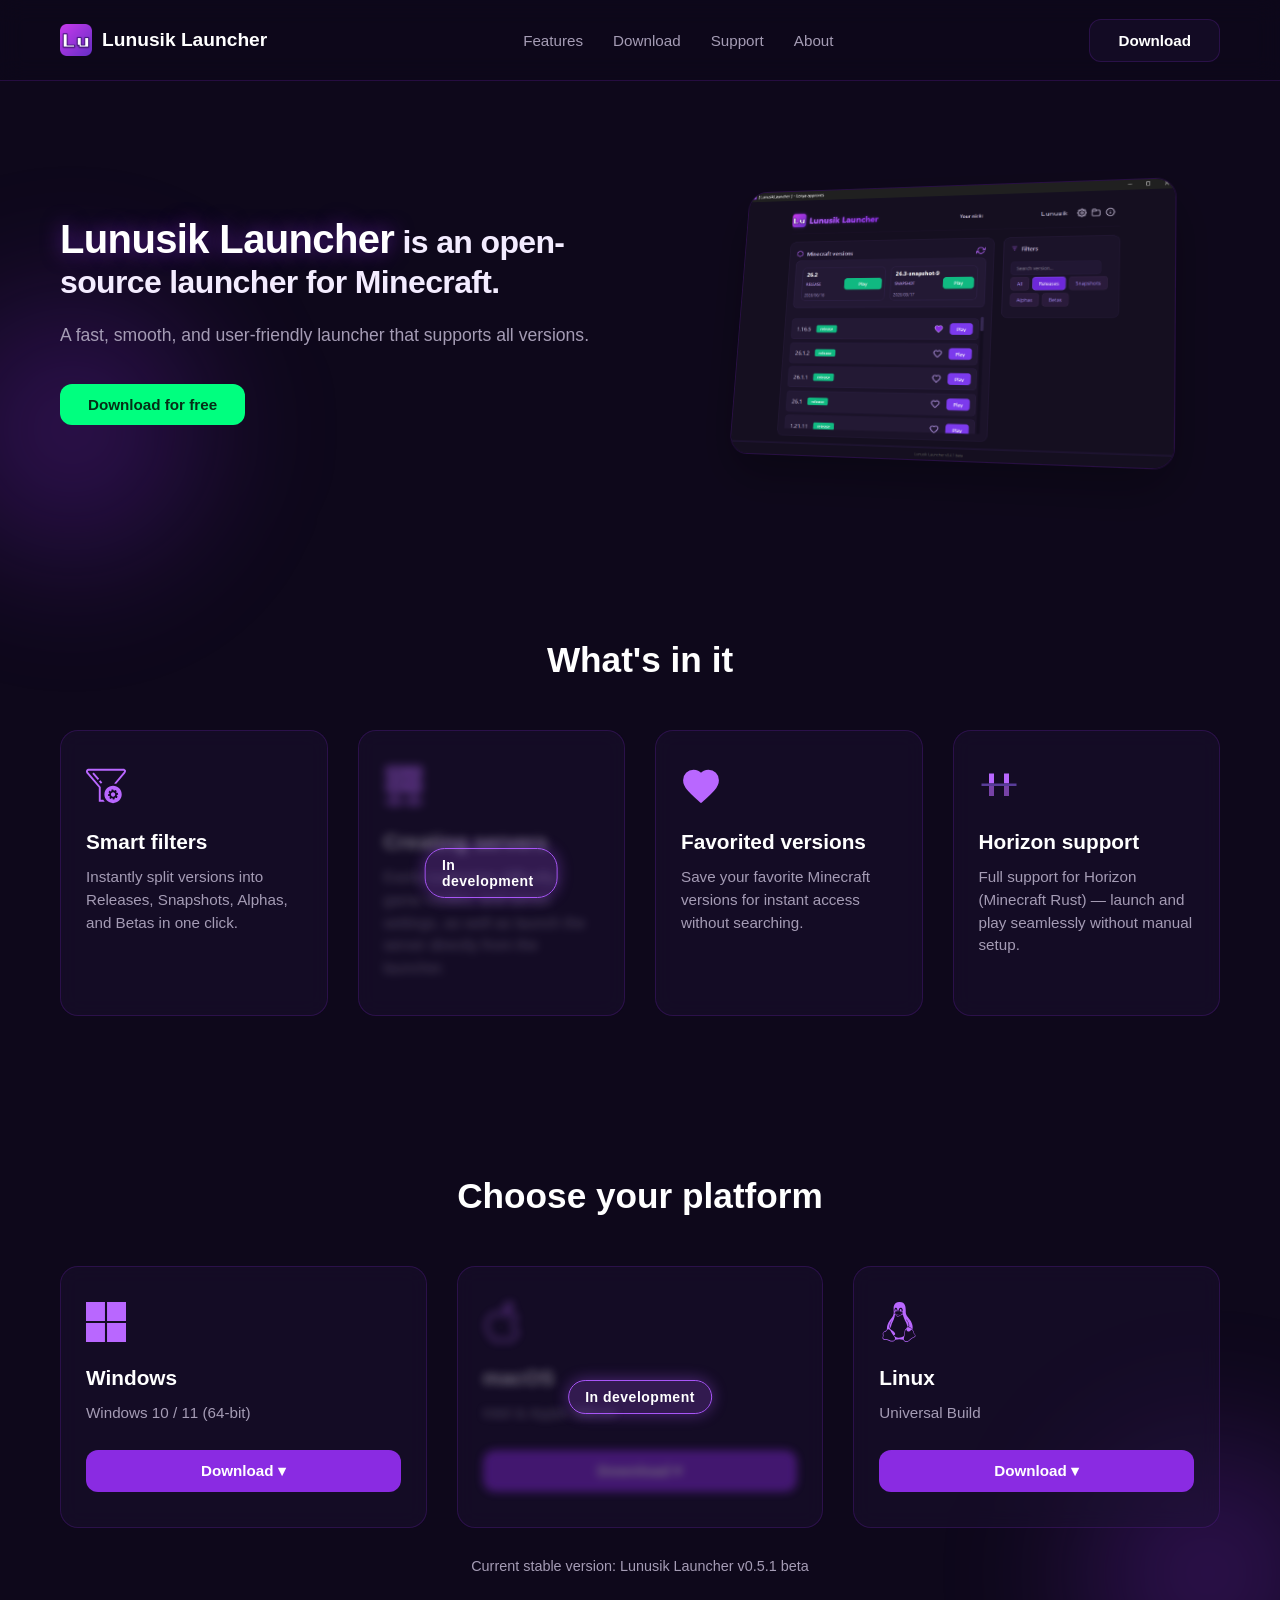
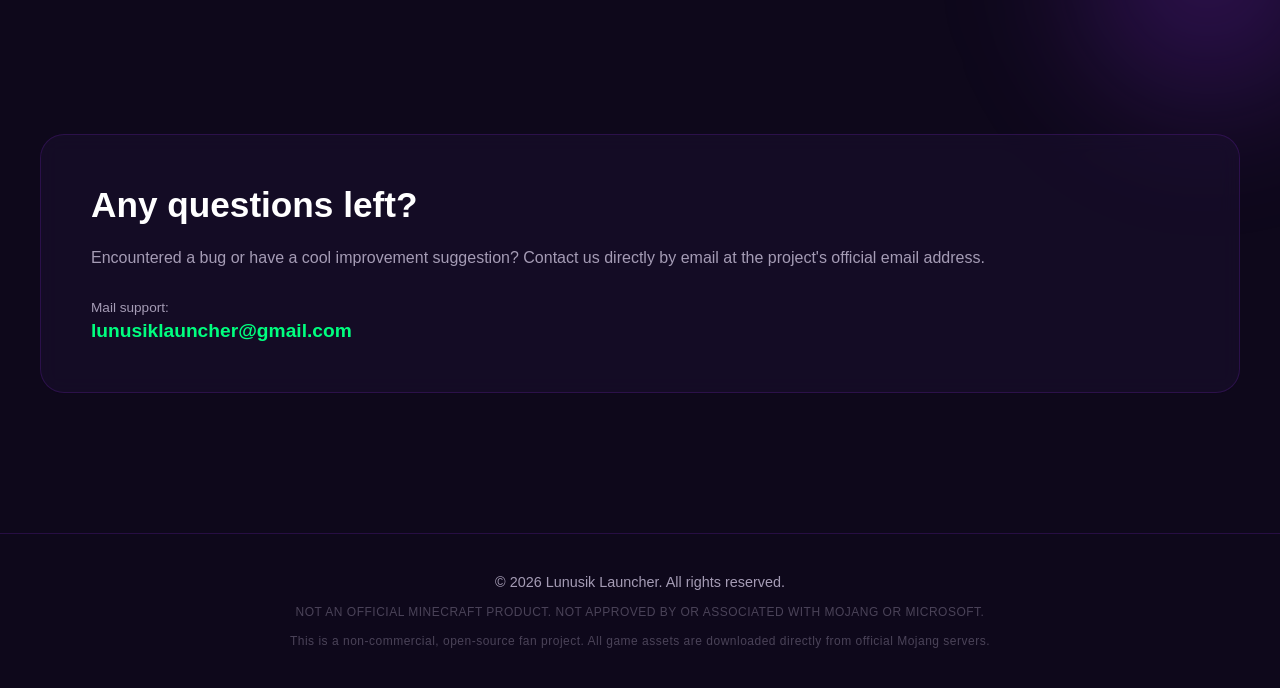
<file: index.html>
<!DOCTYPE html>
<html lang="ru">
<head>
    <meta charset="UTF-8">
    <meta http-meta="Cache-Control" content="no-cache, no-store, must-revalidate" />
    <meta http-equiv="Pragma" content="no-cache" />
    <meta http-equiv="Expires" content="0" />
    <meta name="viewport" content="width=device-width, initial-scale=1.0">

    <title>Lunusik Launcher - Download the modern Minecraft launcher</title>

    <meta name="author" content="Lenya"/>
    <meta name="description" content="Download Lunusik Launcher for free. A fast, smooth, and user-friendly Minecraft launcher supporting all versions from Alpha to the latest releases, featuring smart filters and server creation capabilities.">
    <meta name="keywords" content="lunusik launcher, LunusikLauncher, люнюсик лаунчер, ЛюнюсикЛаунчер">
    <meta name="google-site-verification" content="_QwJ-LPEnyc0WMCL0gOmN82p39Wgs6xzGlMAtkRYvAY" />
    
    <link rel="shortcut icon" href="https://lunusiklauncher.github.io/images/logo.png" type="image/ico">
    <link rel="icon" href="https://lunusiklauncher.github.io/images/logo.png" sizes="96x96" type="image/ico">
    
    <script type="application/ld+json">
        {
        "@context": "https://schema.org",
        "@type": "WebSite",
        "name": "Lunusik Launcher",
        "url": "https://lunusiklauncher.github.io",
        "description": "Download Lunusik Launcher for free. A fast, smooth, and user-friendly Minecraft launcher supporting all versions from Alpha to the latest releases, featuring smart filters and server creation capabilities."
        }
    </script>

    <link rel="stylesheet" href="/styles/main_style.css?v=0.5.1_beta">
    
</head>
<body>
    <div class="bg-blur-1"></div>
    <div class="bg-blur-2"></div>

    <header class="header">
        <div class="container header-container">
            <div class="logo">
                <img src="images/logo.png?v=0.5.1_beta" alt="LunusikLauncher Logo" class="logo-img">
                <span class="logo-text">Lunusik Launcher</span>
            </div>
            <nav class="nav">
                <a href="#features" class="nav-link">Features</a>
                <a href="#download" class="nav-link">Download</a>
                <a href="#support" class="nav-link">Support</a>
                <a href="#about" class="nav-link">About</a>
            </nav>
            <a href="#about" class="nav-link mobile-about ">About</a>
            <a href="#download" class="btn btn-secondary">Download</a>
        </div>
    </header>

    <section class="hero">
        <div class="container hero-container">
            <div class="hero-content">
                <h1 class="hero-title">
                    <span class="launcher-name">Lunusik Launcher</span>
                    is an open-source launcher for Minecraft.
                </h1>
                <p class="hero-subtitle">A fast, smooth, and user-friendly launcher that supports all versions.</p>
                <a href="#download" class="btn btn-primary">Download for free</a>
            </div>
            <div class="hero-mockup">
                <img class="mockup-card" src="images/main_screen.png?v=0.5.1_beta" alt="Lunusik Launcher Main Interface">
                
            </div>
        </div>
    </section>

    <section id="features" class="featuresSection">
        <div class="container">
            <h2 class="section-title">What's in it</h2>
            <div class="features-grid">
                <div class="card hidden">
                    <img class="feature-icon" src="images/filters.svg"/>

                    <h3>Smart filters</h3>
                    <p>Instantly split versions into Releases, Snapshots, Alphas, and Betas in one click.</p>
                </div>
                <div class="card in-development hidden">
                    <div class="dev-badge">In development</div>
                    <div class="card-content">
                        <img class="feature-icon" src="images/create_server.svg"/>

                        <h3>Creating servers</h3>
                        <p>Easily customize difficulty, game modes, and server settings, as well as launch the server directly from the launcher.</p>
                    </div>
                </div>
                <div class="card hidden">
                    <img class="feature-icon" src="images/favorite.svg"/>

                    <h3>Favorited versions</h3>
                    <p>Save your favorite Minecraft versions for instant access without searching.</p>
                </div>
                 <div class="card hidden">
                    <img class="feature-icon" src="images/horizon.svg" alt="Horizon support"/>

                    <h3>Horizon support</h3>
                    <p>Full support for Horizon (Minecraft Rust) — launch and play seamlessly without manual setup.</p>
                </div>
                
            </div>
        </div>
    </section>

    <section id="download" class="downloadSection">
        <div class="container">
            <h2 class="section-title">Choose your platform</h2>
            <div class="download-grid">
                <div class="card hidden">
                    <img class="os-icon" src="images/system_logos/windows.svg"/>
                    <h3>Windows</h3>
                    <p class="os-desc">Windows 10 / 11 (64-bit)</p>
                    
                    <div class="dropdown">
                        <button class="btn dropdown-btn">Download ▾</button>
                        <div class="dropdown-content">
                            <a href="https://github.com/LunusikLauncher/LunusikLauncher/releases/download/v0.5.1/build_v0.5.1-beta_x64.zip" class="btn-download">.ZIP (Portable)</a>
                            <a href="https://github.com/LunusikLauncher/LunusikLauncher/releases/download/v0.5.1/LunusikLauncher_v0.5.1-beta_x64.exe" class="btn-download">.EXE (Installer)</a>
                        </div>
                    </div>
                </div>
                <div class="card in-development hidden">
                    <div class="dev-badge">In development</div>
                    <div class="card-content">
                        <img class="os-icon" src="images/system_logos/mac-os.svg"/>

                        <h3>macOS</h3>
                        <p class="os-desc">Intel & Apple Silicon</p>

                        <div class="dropdown">
                            <button class="btn dropdown-btn">Download ▾</button>
                            <div class="dropdown-content">

                            </div>
                        </div>
                    </div>
                </div>
                <div class="card hidden">
                    <img class="os-icon" src="images/system_logos/linux.svg"/>

                    <h3>Linux</h3>
                    <p class="os-desc">Universal Build</p>
                    
                    <div class="dropdown">
                        <button class="btn dropdown-btn">Download ▾</button>
                        <div class="dropdown-content">
                            <a href="https://github.com/LunusikLauncher/LunusikLauncher/releases/download/v0.5.1/build_v0.5.1-beta_amd64.tar.xz" class="btn-download">.TAR.XZ (Portable)</a>
                            <a href="https://github.com/LunusikLauncher/LunusikLauncher/releases/download/v0.5.1/LunusikLauncher_v0.5.1-beta_amd64.deb" class="btn-download">.DEB (Installer)</a>
                        </div>
                    </div>
                </div>
            </div>
            <p class="version-tag">Current stable version: Lunusik Launcher v0.5.1 beta</p>
        </div>
    </section>

    <section id="support" class="supportSection">
        <div class="container support-container">
            <div class="support-info">
                <h2 class="section-title left">Any questions left?</h2>
                <p class="support-text">Encountered a bug or have a cool improvement suggestion? Contact us directly by email at the project's official email address.</p>
                <div class="email-box">
                    <span>Mail support:</span>
                    <a href="mailto:lunusiklauncher@gmail.com" class="support-email">lunusiklauncher@gmail.com</a>
                </div>
            </div>
        </div>
    </section>

    <footer class="footer">
        <div class="container footer-container">
            <p class="copyright">&copy; 2026 Lunusik Launcher. All rights reserved.</p>
            <p class="disclaimer">NOT AN OFFICIAL MINECRAFT PRODUCT. NOT APPROVED BY OR ASSOCIATED WITH MOJANG OR MICROSOFT.</p>
            <p class="disclaimer">This is a non-commercial, open-source fan project. All game assets are downloaded directly from official Mojang servers.</p>
        </div>
    </footer>

    <div id="about-drawer" class="drawer">
        <div class="drawer-overlay" id="drawer-close-overlay"></div>
        <div class="drawer-content">
            <div class="drawer-header">
                <h2>About Launcher</h2>
                <button id="drawer-close-btn" class="drawer-close-x">&times;</button>
            </div>
            <div class="drawer-body">
                <p class="drawer-author"><strong>Developer:</strong> Lenya</p>
                <hr class="drawer-divider">
                <p class="drawer-qt-info">
                    This launcher is built using the Open Source version of the <strong>Qt framework</strong> (v6.8.0) distributed under the 
                    <a href="https://www.gnu.org/licenses/lgpl-3.0.en.html" target="_blank">LGPLv3</a> license. 
                    You can find the Qt source code on their official website: <a href="https://qt.io" target="_blank">qt.io</a>.
                </p>
                <hr class="drawer-divider">
                <p class="drawer-mingw-info">
                    The Windows version is compiled using the <strong>MinGW-w64</strong> toolchain. 
                    Runtime components are distributed under their respective open-source licenses. 
                    More details can be found on the official project website: <a href="https://mingw-w64.org" target="_blank">mingw-w64.org</a>.
                </p>
                <hr class="drawer-divider">
                <p class="drawer-lzma-info">
                    The launcher uses <strong>XZ Utils / LZMA SDK</strong> for compression. 
                    Core components are licensed under the <a href="https://opensource.org" target="_blank" rel="noopener noreferrer">0BSD</a> (BSD Zero Clause License), and some parts are under LGPLv2.1 or later. 
                    More information: <a href="https://tukaani.org/xz/" target="_blank" rel="noopener noreferrer">tukaani.org/xz</a>.
                </p>
                <hr class="drawer-divider">
                
                <p class="drawer-font-info">
                    The interface uses the <strong>Minecraft Font</strong>, 
                    licensed under the <a href="https://openfontlicense.org" target="_blank" rel="noopener noreferrer">SIL Open Font License v1.1</a>.
                    You can find the font repository on <a href="https://github.com/IdreesInc/Minecraft-Font" target="_blank" rel="noopener noreferrer">GitHub</a>.
                </p>
                <hr class="drawer-divider">
                <p class="drawer-github">
                    Source code is available on <a href="https://github.com/LunusikLauncher/LunusikLauncher" target="_blank">GitHub</a>.
                </p>
            </div>
        </div>
    </div>

    <script src="scripts/main_script.js"></script>
</body>
</html>
</file>
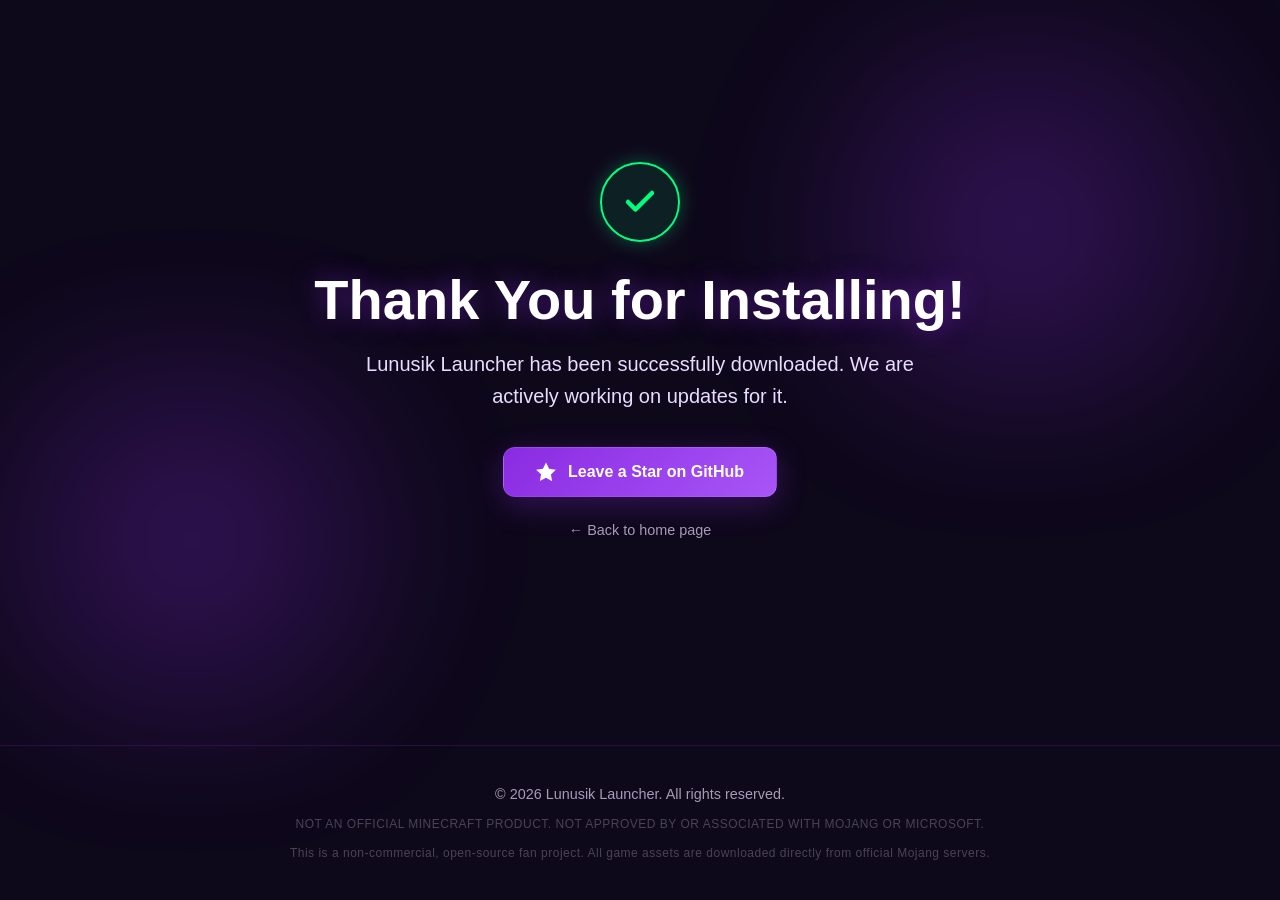
<file: thank_for_install/index.html>
<!DOCTYPE html>
<html lang="ru">
<head>
    <meta charset="UTF-8">
    <meta http-meta="Cache-Control" content="no-cache, no-store, must-revalidate" />
    <meta http-equiv="Pragma" content="no-cache" />
    <meta http-equiv="Expires" content="0" />
    <meta name="viewport" content="width=device-width, initial-scale=1.0">

    <title>Thank You for Installing!</title>
    
    <link rel="shortcut icon" href="https://lunusiklauncher.github.io/images/logo.png" type="image/ico">
    <link rel="icon" href="https://lunusiklauncher.github.io/images/logo.png" sizes="96x96" type="image/ico">
    

    <link rel="stylesheet" href="/styles/thank_for_install_style.css?v=0.5.1_beta">
    <script>
        document.addEventListener('DOMContentLoaded', () => {
            const urlParams = new URLSearchParams(window.location.search);
            const downloadUrl = urlParams.get('download');

            if (downloadUrl) {
                const hiddenLink = document.createElement('a');
                hiddenLink.href = decodeURIComponent(downloadUrl);
                hiddenLink.setAttribute('download', '');
                document.body.appendChild(hiddenLink);
                hiddenLink.click();
                document.body.removeChild(hiddenLink);
            }
        });
    </script>

</head>
<body>
    <div class="bg-blur-1"></div>
    <div class="bg-blur-2"></div>
    <main>
        <div class="success-wrapper">
            <div class="success-icon-box">
                <svg width="36" height="36" viewBox="0 0 24 24" fill="none" stroke="currentColor" stroke-width="3" stroke-linecap="round" stroke-linejoin="round">
                    <polyline points="20 6 9 17 4 12"></polyline>
                </svg>
            </div>

            <h1 class="success-title">Thank You for Installing!</h1>
            <p class="success-subtitle">
                Lunusik Launcher has been successfully downloaded. We are actively working on updates for it.
            </p>

            <a href="https://github.com/LunusikLauncher/LunusikLauncher" target="_blank" class="btn-github-star">
                <svg width="20" height="20" viewBox="0 0 24 24" fill="currentColor">
                    <path d="M12 .587l3.668 7.431 8.2 1.192-5.934 5.787 1.4 8.168L12 18.896l-7.334 3.857 1.4-8.168L.132 9.21l8.2-1.192z"/>
                </svg>
                Leave a Star on GitHub
            </a>

            <a href="/" class="back-link">← Back to home page</a>

        </div>
        <footer class="footer">
            <div class="footer-container">
                <p class="copyright">&copy; 2026 Lunusik Launcher. All rights reserved.</p>
                <p class="disclaimer">NOT AN OFFICIAL MINECRAFT PRODUCT. NOT APPROVED BY OR ASSOCIATED WITH MOJANG OR MICROSOFT.</p>
                <p class="disclaimer">This is a non-commercial, open-source fan project. All game assets are downloaded directly from official Mojang servers.</p>
            </div>
        </footer>
    </main>
</body>
</html>
</file>
<file: styles/main_style.css>
html, body {
    max-width: 100% !important;
    overflow-x: hidden !important;
    position: relative;
}
:root {
    --bg-color: #0e081b;
    --panel-bg: rgba(30, 18, 51, 0.45);
    --panel-border: rgba(138, 43, 226, 0.2);
    --accent-purple: #8a2be2;
    --accent-green: #00ff7f;
    --text-main: #ffffff;
    --text-muted: #a59cb5;
}

* {
    margin: 0;
    padding: 0;
    box-sizing: border-box;
    scroll-behavior: smooth;
}

body {
    font-family: 'Inter', sans-serif;
    background-color: var(--bg-color);
    color: var(--text-main);
    overflow-x: hidden;
    position: relative;
}

.container {
    width: 100%;
    max-width: 1200px;
    margin: 0 auto;
    padding: 0 20px;
}
.logo-img {
    width: 32px;
    height: 32px;
    object-fit: contain;
    
    image-rendering: -webkit-optimize-contrast; 
    image-rendering: crisp-edges;
    
    user-select: none;            
    pointer-events: none;         
}
.bg-blur-1, .bg-blur-2 {
    position: absolute;
    width: 400px;
    height: 400px;
    background: radial-gradient(circle, rgba(138,43,226,0.3) 0%, rgba(0,0,0,0) 70%);
    z-index: -1;
    filter: blur(50px);
}
.bg-blur-1 { top: 10%; left: -10%; }
.bg-blur-2 { top: 60%; right: -10%; }

.header {
    position: fixed;
    top: 0;
    left: 0;
    width: 100%;
    z-index: 1000;
    background: rgba(14, 8, 27, 0.7);
    backdrop-filter: blur(12px);
    border-bottom: 1px solid var(--panel-border);
}

.header-container {
    height: 80px;
    display: flex;
    align-items: center;
    justify-content: space-between;
}

.logo {
    display: flex;
    align-items: center;
    gap: 10px;
    font-weight: 700;
    font-size: 1.2rem;
}

.nav {
    display: flex;
    gap: 30px;
}

.nav-link {
    color: var(--text-muted);
    text-decoration: none;
    font-size: 0.95rem;
    font-weight: 500;
    transition: color 0.3s;
}

.nav-link:hover {
    color: var(--text-main);
}
.mobile-about{display: none;}
.btn {
    display: inline-block;
    padding: 12px 28px;
    border-radius: 12px;
    text-decoration: none;
    font-weight: 600;
    font-size: 0.95rem;
    transition: all 0.3s ease;
    cursor: pointer;
    border: none;
}

.btn-primary {
    background-color: var(--accent-green);
    color: #052e16;
}

.btn-primary:hover {
    transform: translateY(-2px);
    box-shadow: 0 8px 24px rgba(0, 255, 127, 0.4);
}

.btn-secondary {
    background: var(--panel-bg);
    color: var(--text-main);
    border: 1px solid var(--panel-border);
}

.btn-secondary:hover {
    background: rgba(138, 43, 226, 0.2);
    border-color: var(--accent-purple);
}



.full-width { width: 100%; }

.hero {
    padding-top: 180px;
    padding-bottom: 100px;
}

.hero-container {
    display: flex;
    align-items: center;
    gap: 60px;
}

.hero-content {
    flex: 1;
}

.hero-title .launcher-name {
    font-size: 2.5rem;
    line-height: 1.2;
    margin-bottom: 20px;
    font-weight: 700;
    color: white;
    text-shadow: 0 0 20px rgba(138, 43, 226, 0.6); 
}
.hero-title {
    font-size: 2rem;
    line-height: 1.2;
    margin-bottom: 20px;
    font-weight: 600;
    color: #f3ecff;
    letter-spacing: -0.02em;
}

.hero-subtitle {
    color: var(--text-muted);
    font-size: 1.1rem;
    line-height: 1.6;
    margin-bottom: 35px;
}

.hero-mockup {
    flex: 1;
    display: flex;
    justify-content: center;
}

.mockup-card {
    width: 100%;
    max-width: 450px;
    height: 280px;
    border: 1px solid var(--panel-border);
    border-radius: 20px;
    backdrop-filter: blur(16px);
    position: relative;
    box-shadow: 0 20px 50px rgba(0,0,0,0.3);
    transform: perspective(1000px) rotateY(-15deg) rotateX(10deg);
}

.mockup-header {
    display: flex;
    gap: 6px;
    margin-bottom: 25px;
}

.mockup-dot {
    width: 10px;
    height: 10px;
    border-radius: 50%;
    background: var(--panel-border);
}

.mockup-line {
    height: 12px;
    background: rgba(255,255,255,0.05);
    border-radius: 6px;
    margin-bottom: 15px;
    width: 80%;
}

.mockup-line.preview-title {
    background: none;
    color: var(--accent-purple);
    font-weight: 700;
    height: auto;
}

.mockup-line.short { width: 45%; }

.section-title {
    text-align: center;
    font-size: 2.2rem;
    margin-bottom: 50px;
}

.section-title.left { text-align: left; margin-bottom: 20px;}

.featuresSection, .downloadSection, .supportSection {
    padding: 80px 0;
}

.features-grid, .download-grid {
    display: flex;
    gap: 30px;
    justify-content: center;
}

.card.in-development {
    position: relative;
    overflow: hidden;
}

.card.in-development .card-content {
    filter: blur(4px);
    opacity: 0.4;
    pointer-events: none;
}

.card.in-development .dev-badge {
    position: absolute;
    top: 50%;
    left: 50%;
    transform: translate(-50%, -50%);
    background: rgba(168, 85, 247, 0.2);
    border: 1px solid #a855f7;
    color: #fff;
    padding: 8px 16px;
    border-radius: 20px;
    font-size: 14px;
    font-weight: bold;
    letter-spacing: 0.5px;
    box-shadow: 0 0 15px rgba(168, 85, 247, 0.4);
    z-index: 2;
}

.card{
    flex: 1;
    background: var(--panel-bg);
    border: 1px solid var(--panel-border);
    border-radius: 18px;
    padding: 35px 25px;
    backdrop-filter: blur(10px);
    transition: transform 0.4s ease, border-color 0.4s ease;
}

.card:hover {
    transform: translateY(-5px);
    border-color: var(--accent-purple);
}
.dropdown {
    position: relative;
    width: 100%;
}

.dropdown-btn {
    width: 100%;
    cursor: pointer;
    background: var(--accent-purple);
    color: var(--text-main);
    border: none;
    padding: 12px 28px;
    border-radius: 12px;
    font-weight: 600;
    font-size: 0.95rem;
    transition: all 0.3s ease;
    text-align: center;
}

.dropdown-btn:hover {
    background: #9d4edd;
    box-shadow: 0 6px 20px rgba(138, 43, 226, 0.4);
}

.dropdown-content {
    display: none;
    position: absolute;
    top: calc(100% + 8px);
    left: 0;
    width: 100%;
    background: var(--panel-bg);
    backdrop-filter: blur(12px);
    border: 1px solid var(--panel-border);
    border-radius: 12px;
    overflow: hidden;
    z-index: 100;
    box-shadow: 0 10px 30px rgba(0,0,0,0.5);
}

.dropdown-content a {
    display: block;
    padding: 12px 20px;
    color: var(--text-main);
    text-decoration: none;
    font-weight: 500;
    font-size: 0.95rem;
    transition: background 0.2s;
    border-bottom: 1px solid rgba(255,255,255,0.05);
}

.dropdown-content a:last-child {
    border-bottom: none;
}

.dropdown-content a:hover {
    background: rgba(138, 43, 226, 0.3);
}

.dropdown:hover .dropdown-content,
.dropdown:focus-within .dropdown-content {
    display: block;
}
.feature-icon, .os-icon {
    height: 2.5rem;
    width: 2.5rem;
    margin-bottom: 20px;
}

.card h3 {
    font-size: 1.3rem;
    margin-bottom: 12px;
}

.card p {
    color: var(--text-muted);
    font-size: 0.95rem;
    line-height: 1.5;
}

.os-desc {
    color: var(--text-muted);
    font-size: 0.9rem;
    margin-bottom: 25px;
}

.version-tag {
    text-align: center;
    margin-top: 30px;
    color: var(--text-muted);
    font-size: 0.9rem;
}

.support-container {
    display: flex;
    gap: 60px;
    background: var(--panel-bg);
    border: 1px solid var(--panel-border);
    border-radius: 24px;
    padding: 50px;
    backdrop-filter: blur(10px);
}

.support-info, .support-form-wrapper {
    flex: 1;
}

.support-text {
    color: var(--text-muted);
    line-height: 1.6;
    margin-bottom: 30px;
}

.email-box span {
    display: block;
    font-size: 0.85rem;
    color: var(--text-muted);
    margin-bottom: 5px;
}

.support-email {
    color: var(--accent-green);
    font-size: 1.2rem;
    font-weight: 600;
    text-decoration: none;
}

.footer {
    border-top: 1px solid var(--panel-border);
    padding: 40px 0;
    margin-top: 60px;
}

.footer-container {
    display: flex;
    flex-direction: column;
    align-items: center;
    gap: 15px;
    text-align: center;
}

.copyright {
    font-size: 0.9rem;
    color: var(--text-muted);
}

.disclaimer {
    font-size: 0.75rem;
    color: rgba(165, 156, 181, 0.4);
    letter-spacing: 0.5px;
}

.hidden {
    opacity: 0;
    transform: translateY(30px);
    transition: opacity 0.8s ease, transform 0.8s ease;
}

.show {
    opacity: 1;
    transform: translateY(0);
}

.drawer {
    position: fixed;
    top: 0;
    right: 0;
    width: 100%;
    height: 100%;
    z-index: 2000;
    visibility: hidden;
    transition: visibility 0.4s;
}

.drawer-overlay {
    position: absolute;
    top: 0;
    left: 0;
    width: 100%;
    height: 100%;
    background: rgba(14, 8, 27, 0.6);
    backdrop-filter: blur(6px);
    opacity: 0;
    transition: opacity 0.4s ease;
}

.drawer-content {
    position: absolute;
    top: 0;
    right: -400px;
    width: 100%;
    max-width: 400px;
    height: 100%;
    background: #130b24;
    border-left: 1px solid var(--accent-purple);
    box-shadow: -10px 0 40px rgba(138, 43, 226, 0.15);
    padding: 40px 30px;
    display: flex;
    flex-direction: column;
    color: var(--text-main);
    box-sizing: border-box;
    backdrop-filter: blur(20px);
    transition: right 0.4s cubic-bezier(0.16, 1, 0.3, 1);
}

.drawer.active {
    visibility: visible;
}
.drawer.active .drawer-overlay {
    opacity: 1;
}
.drawer.active .drawer-content {
    right: 0;
}


.drawer-header {
    display: flex;
    justify-content: space-between;
    align-items: center;
    margin-bottom: 30px;
}

.drawer-header h2 {
    font-size: 1.8rem;
    font-weight: 700;
    color: var(--text-main);
}

.drawer-close-x {
    background: transparent;
    border: none;
    color: var(--text-muted);
    font-size: 2rem;
    cursor: pointer;
    line-height: 1;
    display: flex;
    align-items: center;
    justify-content: center;
    width: 32px;
    height: 32px;
    border-radius: 50%;
    transition: color 0.3s, background-color 0.3s;
}

.drawer-close-x:hover {
    color: var(--text-main);
    background-color: rgba(255, 255, 255, 0.05);
}

.drawer-body {
    font-size: 1rem;
    line-height: 1.6;
    display: flex;
    flex-direction: column;
    gap: 15px;
}

.drawer-author {
    font-size: 1.1rem;
    color: var(--text-main);
}

.drawer-author strong {
    color: var(--text-muted);
    font-weight: 500;
}


.drawer-divider {
    border: 0;
    border-top: 1px solid var(--panel-border);
    margin: 10px 0;
}

.drawer-qt-info, .drawer-github, .drawer-mingw-info, .drawer-lzma-info, .drawer-font-info {
    color: var(--text-muted);
}

.drawer-body a {
    color: var(--text-main);
    text-decoration: none;
    font-weight: 600;
    border-bottom: 1px dashed var(--accent-purple);
    transition: color 0.3s, border-color 0.3s;
}

.drawer-body a:hover {
    color: var(--accent-green);
    border-bottom-color: var(--accent-green);
}

@media (max-width: 968px) {
    .bg-blur-1, .bg-blur-2 {
        width: 250px !important;
        height: 250px !important;
        filter: blur(40px) !important;
    }

    .bg-blur-1 {
        top: 8% !important;
        left: -80px !important;
    }

    .bg-blur-2 {
        top: 55% !important;
        right: -80px !important;
    }

    .btn-secondary {
        padding: 12px 20px;
    }
    .hero-container, .support-container {
        flex-direction: column;
        text-align: center;
    }
    .hero-title { font-size: 2.2rem; }
    .section-title.left { text-align: center; }
    .features-grid, .download-grid { flex-direction: column; }
    .nav { display: none; }
    .mobile-about {
        display: inline-flex !important;
        align-items: center;
        justify-content: center;
        
        background: var(--panel-bg);
        color: var(--text-main) !important;
        border: 1px solid var(--panel-border);
        border-radius: 8px;
        
        padding: 8px 14px !important;
        font-size: 0.85rem !important;
        font-weight: 500 !important;
        text-decoration: none !important;
        white-space: nowrap !important;
        
        margin-left: auto !important;
        margin-right: 10px !important;
        
        transition: all 0.2s ease !important;
        -webkit-tap-highlight-color: transparent;
    }

    .mobile-about:active {
        background: rgba(138, 43, 226, 0.2) !important;
        border-color: var(--accent-purple) !important;
        transform: scale(0.96);
    }

    .mockup-card { transform: none; }

    .drawer-content {
        max-width: 100%;
        right: -100%;
        padding: 30px 20px;
    }
    
    .drawer-header h2 {
        font-size: 1.5rem;
    }
}
</file>
<file: styles/thank_for_install_style.css>
:root {
    --bg-color: #0e081b;
    --panel-bg: rgba(30, 18, 51, 0.45);
    --panel-border: rgba(138, 43, 226, 0.2);
    --accent-purple: #8a2be2;
    --accent-green: #00ff7f;
    --text-main: #ffffff;
    --text-muted: #a59cb5;
}
html, body {
    max-width: 100%;
    overflow-x: hidden;
    position: relative;
    overflow: hidden;
}
body {
    font-family: 'Inter', sans-serif;
    background-color: var(--bg-color);
    color: var(--text-main);
    overflow-x: hidden;
    position: relative;
}
* {
    margin: 0;
    padding: 0;
    box-sizing: border-box;
    scroll-behavior: smooth;
}

.bg-blur-1, .bg-blur-2 {
    position: absolute;
    width: 50vw;
    height: 50vh;
    background: radial-gradient(circle, rgba(138,43,226,0.3) 0%, rgba(0,0,0,0) 70%);
    z-index: -1;
    filter: blur(50px);
}
.bg-blur-1 { top: 35%; left: -10%; }
.bg-blur-2 { top: 0%; right: -5%; }

main{
    flex-direction: column;
    align-items: center;
    justify-content: center;
}
.success-wrapper {
    height: 100vh;
    width: 100vw;
    display: flex;
    flex-direction: column;
    align-items: center;
    justify-content: center;
    text-align: center;
    padding: 20px;
    box-sizing: border-box;
    position: relative;
    transform: translateY(-100px);
}

.success-icon-box {
    width: 80px;
    height: 80px;
    background: rgba(0, 255, 127, 0.1);
    border: 2px solid var(--accent-green, #00ff7f);
    border-radius: 50%;
    display: flex;
    align-items: center;
    justify-content: center;
    color: var(--accent-green, #00ff7f);
    box-shadow: 0 0 20px rgba(0, 255, 127, 0.3);
    margin-bottom: 24px;
    animation: pulseGlow 2s infinite ease-in-out;
}

.success-title {
    font-size: clamp(2rem, 5vw, 3.5rem);
    font-weight: 800;
    color: #ffffff;
    line-height: 1.2;
    margin: 0 0 15px 0;
    text-shadow: 0 0 25px rgba(138, 43, 226, 0.5);
}

.success-subtitle {
    font-size: clamp(1rem, 2.5vw, 1.25rem);
    color: #e9ddff;
    max-width: 550px;
    line-height: 1.6;
    margin: 0 0 35px 0;
}

.btn-github-star {
    display: inline-flex;
    align-items: center;
    gap: 12px;
    background: linear-gradient(135deg, #8a2be2 0%, #a855f7 100%);
    color: #ffffff;
    padding: 14px 32px;
    border-radius: 12px;
    text-decoration: none;
    font-weight: 700;
    font-size: 1rem;
    border: 1px solid rgba(255, 255, 255, 0.1);
    transition: all 0.3s cubic-bezier(0.16, 1, 0.3, 1);
    box-shadow: 0 8px 30px rgba(138, 43, 226, 0.3);
}

.btn-github-star:hover {
    transform: translateY(-3px);
    box-shadow: 0 12px 40px rgba(138, 43, 226, 0.6);
    border-color: rgba(255, 255, 255, 0.3);
    background: linear-gradient(135deg, #9d4edd 0%, #b066ff 100%);
}

.btn-github-star svg {
    animation: twist 4s infinite linear;
}

.back-link {
    margin-top: 25px;
    color: var(--text-muted, #a59cb5);
    text-decoration: none;
    font-size: 0.9rem;
    transition: color 0.2s;
}

.back-link:hover {
    color: #ffffff;
}
.footer {
    width: 100%;
    border-top: 1px solid var(--panel-border);
    padding: 40px 0;
    bottom: 0px;
    position: absolute;
    margin-top: 60px;
}
.footer-container {
    display: flex;
    flex-direction: column;
    align-items: center;
    gap: 15px;
    text-align: center;
}
.copyright {
    font-size: 0.9rem;
    color: var(--text-muted);
}
.disclaimer {
    font-size: 0.75rem;
    color: rgba(165, 156, 181, 0.4);
    letter-spacing: 0.5px;
}

@keyframes pulseGlow {
    0%, 100% { box-shadow: 0 0 20px rgba(0, 255, 127, 0.2); transform: scale(1); }
    50% { box-shadow: 0 0 35px rgba(0, 255, 127, 0.5); transform: scale(1.05); }
}

@keyframes twist {
    0%, 80%, 100% { transform: rotate(0deg); }
    85% { transform: rotate(15deg); }
    90% { transform: rotate(-15deg); }
    95% { transform: rotate(10deg); }
}
</file>
